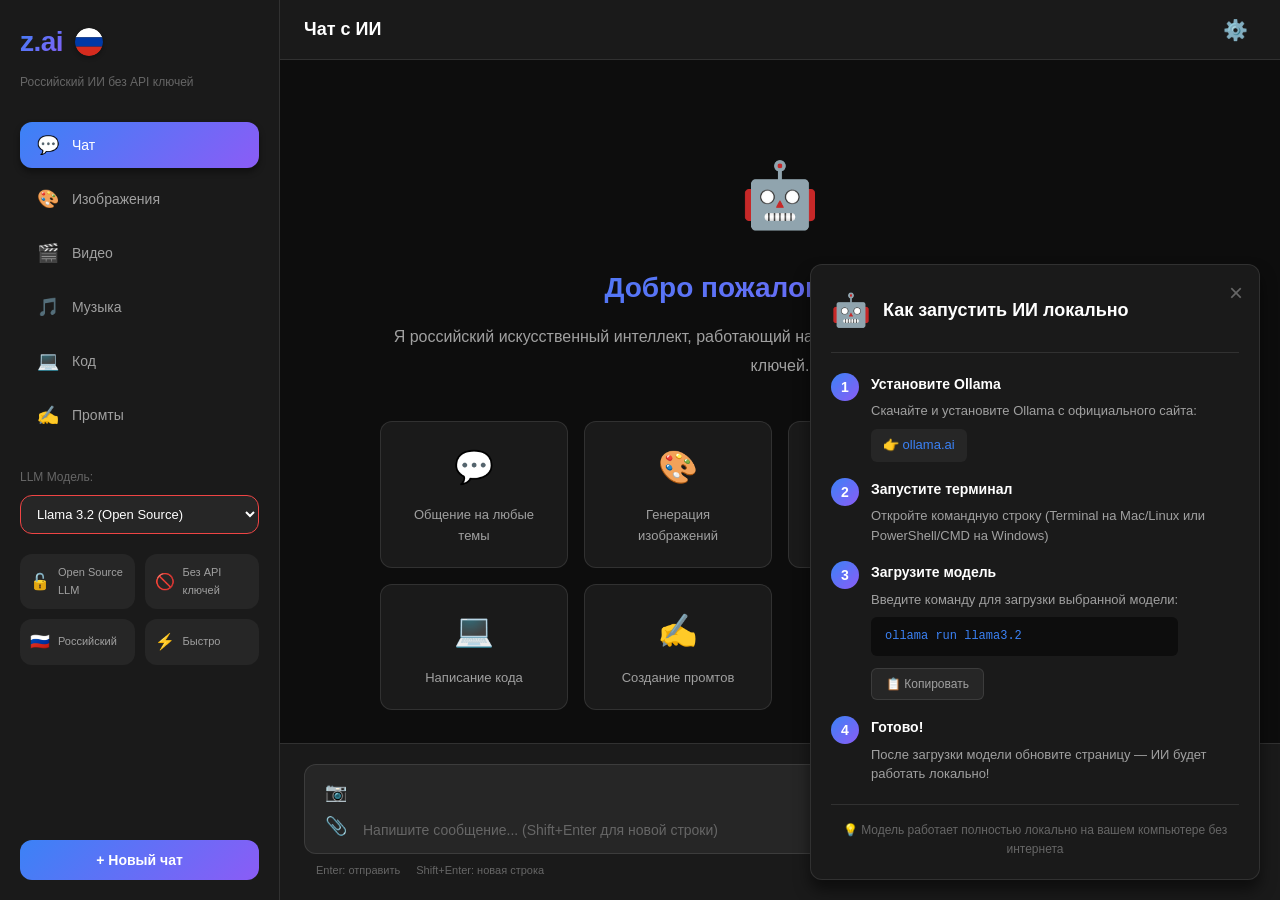
<file: index.html>
<!DOCTYPE html>
<html lang="ru">
<head>
    <meta charset="UTF-8">
    <meta name="viewport" content="width=device-width, initial-scale=1.0">
    <title>z.ai - Российский ИИ нового поколения</title>
    <link rel="stylesheet" href="css/styles.css">
    <link rel="stylesheet" href="css/arena-theme.css">
</head>
<body>
    <div id="app">
        <!-- Sidebar -->
        <aside class="sidebar">
            <div class="sidebar-header">
                <div class="logo-container">
                    <h1 class="logo">z.ai</h1>
                    <div class="flag-russia"></div>
                </div>
                <p class="tagline">Российский ИИ без API ключей</p>
            </div>

            <nav class="mode-nav">
                <button class="mode-btn active" data-mode="chat">
                    <span class="mode-icon">💬</span>
                    <span class="mode-text">Чат</span>
                </button>
                <button class="mode-btn" data-mode="image">
                    <span class="mode-icon">🎨</span>
                    <span class="mode-text">Изображения</span>
                </button>
                <button class="mode-btn" data-mode="video">
                    <span class="mode-icon">🎬</span>
                    <span class="mode-text">Видео</span>
                </button>
                <button class="mode-btn" data-mode="music">
                    <span class="mode-icon">🎵</span>
                    <span class="mode-text">Музыка</span>
                </button>
                <button class="mode-btn" data-mode="code">
                    <span class="mode-icon">💻</span>
                    <span class="mode-text">Код</span>
                </button>
                <button class="mode-btn" data-mode="prompt">
                    <span class="mode-icon">✍️</span>
                    <span class="mode-text">Промты</span>
                </button>
            </nav>

            <div class="model-selector">
                <label for="llmModel">LLM Модель:</label>
                <select id="llmModel">
                    <option value="llama">Llama 3.2 (Open Source)</option>
                    <option value="mistral">Mistral 7B (Open Source)</option>
                    <option value="qwen">Qwen 2.5 7B (Open Source)</option>
                    <option value="phi">Phi-3 Mini (Open Source)</option>
                    <option value="gemma">Gemma 2 9B (Open Source)</option>
                    <option value="yi">Yi 34B (Open Source)</option>
                    <option value="codellama">Code Llama 7B (Open Source)</option>
                    <option value="deepseek">DeepSeek Coder (Open Source)</option>
                    <option value="mixtral">Mixtral 8x7B (Open Source)</option>
                    <option value="neural">Neural Chat 7B (Open Source)</option>
                </select>
            </div>

            <div class="features-panel">
                <div class="feature-item">
                    <span class="feature-icon">🔓</span>
                    <span>Open Source LLM</span>
                </div>
                <div class="feature-item">
                    <span class="feature-icon">🚫</span>
                    <span>Без API ключей</span>
                </div>
                <div class="feature-item">
                    <span class="feature-icon">🇷🇺</span>
                    <span>Российский</span>
                </div>
                <div class="feature-item">
                    <span class="feature-icon">⚡</span>
                    <span>Быстро</span>
                </div>
            </div>

            <div class="new-chat-btn">
                <button id="newChatBtn">+ Новый чат</button>
            </div>
        </aside>

        <!-- Main Content -->
        <main class="main-content">
            <header class="chat-header">
                <div class="header-left">
                    <button class="menu-toggle" id="menuToggle">☰</button>
                    <h2 id="currentModeTitle">Чат с ИИ</h2>
                </div>
                <div class="header-right">
                    <button class="settings-btn" id="settingsBtn">⚙️</button>
                </div>
            </header>

            <div class="chat-container">
                <div class="messages-container" id="messagesContainer">
                    <div class="welcome-message">
                        <div class="welcome-icon">🤖</div>
                        <h3>Добро пожаловать в z.ai!</h3>
                        <p>Я российский искусственный интеллект, работающий на открытых LLM моделях без использования API ключей.</p>
                        <div class="capabilities">
                            <div class="capability-card">
                                <span class="cap-icon">💬</span>
                                <span>Общение на любые темы</span>
                            </div>
                            <div class="capability-card">
                                <span class="cap-icon">🎨</span>
                                <span>Генерация изображений</span>
                            </div>
                            <div class="capability-card">
                                <span class="cap-icon">🎬</span>
                                <span>Создание видео</span>
                            </div>
                            <div class="capability-card">
                                <span class="cap-icon">🎵</span>
                                <span>Композиция музыки</span>
                            </div>
                            <div class="capability-card">
                                <span class="cap-icon">💻</span>
                                <span>Написание кода</span>
                            </div>
                            <div class="capability-card">
                                <span class="cap-icon">✍️</span>
                                <span>Создание промтов</span>
                            </div>
                        </div>
                    </div>
                </div>

                <div class="input-area">
                    <div class="input-wrapper">
                        <div class="attachment-buttons">
                            <button class="attach-btn" id="attachImage" title="Прикрепить изображение">📷</button>
                            <button class="attach-btn" id="attachFile" title="Прикрепить файл">📎</button>
                        </div>
                        <textarea 
                            id="userInput" 
                            placeholder="Напишите сообщение... (Shift+Enter для новой строки)"
                            rows="1"
                        ></textarea>
                        <button class="send-btn" id="sendBtn">
                            <span class="send-icon">🚀</span>
                        </button>
                    </div>
                    <div class="input-hints">
                        <span class="hint">Enter: отправить</span>
                        <span class="hint">Shift+Enter: новая строка</span>
                    </div>
                </div>
            </div>
        </main>

        <!-- Settings Modal -->
        <div class="modal" id="settingsModal">
            <div class="modal-content">
                <div class="modal-header">
                    <h3>Настройки</h3>
                    <button class="close-btn" id="closeSettings">&times;</button>
                </div>
                <div class="modal-body">
                    <div class="setting-group">
                        <label>Тема оформления</label>
                        <select id="themeSelect">
                            <option value="dark">Тёмная</option>
                            <option value="light">Светлая</option>
                            <option value="system">Системная</option>
                        </select>
                    </div>
                    <div class="setting-group">
                        <label>Размер шрифта</label>
                        <input type="range" id="fontSizeRange" min="12" max="20" value="14">
                    </div>
                    <div class="setting-group">
                        <label>Локальная модель</label>
                        <p class="setting-desc">Для работы без интернета установите Ollama или LM Studio</p>
                        <a href="https://ollama.ai" target="_blank" class="install-link">Установить Ollama</a>
                    </div>
                      <div class="setting-group">
                        <label>ПРИ ЭТОМ У ВАС ДОЛЖНА БЫТЬ ЛОКАЛЬНАЯ ВЕРСИЯ НАШЕГО ПРИЛОЖЕНИЯ</label>
                        <p class="setting-desc">Скачать локальную версию можно здесь</p>
                        <a href="https://github.com/OinkTechLLC/z-ai" target="_blank" class="install-link">Установить Локальную версию (1)</a>
                        <a href="https://github.com/twixoffltdco/z" target="_blank" class="install-link">Установить Локальную версию (2)</a>
                    </div>
                </div>
            </div>
        </div>
    </div>

    <script src="js/app.js"></script>
</body>
</html>
</file>
<file: css/styles.css>
/* ========================================
   z.ai - Основные стили
   Российский ИИ чат в стиле arena.ai
   ======================================== */

:root {
    /* Цветовая палитра в стиле arena.ai */
    --bg-primary: #0d0d0d;
    --bg-secondary: #1a1a1a;
    --bg-tertiary: #262626;
    --bg-hover: #333333;
    
    --text-primary: #ffffff;
    --text-secondary: #a0a0a0;
    --text-muted: #666666;
    
    --accent-primary: #3b82f6;
    --accent-secondary: #8b5cf6;
    --accent-gradient: linear-gradient(135deg, #3b82f6 0%, #8b5cf6 100%);
    
    --border-color: rgba(255, 255, 255, 0.1);
    --shadow-sm: 0 1px 2px rgba(0, 0, 0, 0.3);
    --shadow-md: 0 4px 6px rgba(0, 0, 0, 0.4);
    --shadow-lg: 0 10px 15px rgba(0, 0, 0, 0.5);
    
    --sidebar-width: 280px;
    --header-height: 60px;
    --border-radius: 12px;
    --transition: all 0.2s ease;
}

/* Light theme */
[data-theme="light"] {
    --bg-primary: #ffffff;
    --bg-secondary: #f5f5f5;
    --bg-tertiary: #e5e5e5;
    --bg-hover: #d4d4d4;
    
    --text-primary: #1a1a1a;
    --text-secondary: #525252;
    --text-muted: #a3a3a3;
    
    --border-color: rgba(0, 0, 0, 0.1);
}

* {
    margin: 0;
    padding: 0;
    box-sizing: border-box;
}

body {
    font-family: -apple-system, BlinkMacSystemFont, 'Segoe UI', 'Roboto', 'Oxygen', 'Ubuntu', 'Cantarell', sans-serif;
    background: var(--bg-primary);
    color: var(--text-primary);
    line-height: 1.6;
    overflow: hidden;
    font-size: 14px;
}

#app {
    display: flex;
    height: 100vh;
    width: 100vw;
}

/* ========================================
   Sidebar
   ======================================== */
.sidebar {
    width: var(--sidebar-width);
    background: var(--bg-secondary);
    border-right: 1px solid var(--border-color);
    display: flex;
    flex-direction: column;
    padding: 20px;
    transition: var(--transition);
}

.sidebar-header {
    margin-bottom: 30px;
}

.logo-container {
    display: flex;
    align-items: center;
    gap: 12px;
    margin-bottom: 8px;
}

.logo {
    font-size: 28px;
    font-weight: 700;
    background: var(--accent-gradient);
    -webkit-background-clip: text;
    -webkit-text-fill-color: transparent;
    background-clip: text;
    letter-spacing: -0.5px;
}

.tagline {
    font-size: 12px;
    color: var(--text-muted);
}

/* ========================================
   Russian Flag SVG (圆形)
   ======================================== */
.flag-russia {
    width: 28px;
    height: 28px;
    border-radius: 50%;
    overflow: hidden;
    box-shadow: 0 2px 4px rgba(0, 0, 0, 0.3);
    flex-shrink: 0;
}

.flag-russia svg {
    width: 100%;
    height: 100%;
}

/* ========================================
   Mode Navigation
   ======================================== */
.mode-nav {
    display: flex;
    flex-direction: column;
    gap: 8px;
    margin-bottom: 30px;
}

.mode-btn {
    display: flex;
    align-items: center;
    gap: 12px;
    padding: 12px 16px;
    background: transparent;
    border: none;
    border-radius: var(--border-radius);
    color: var(--text-secondary);
    cursor: pointer;
    transition: var(--transition);
    font-size: 14px;
    font-weight: 500;
    text-align: left;
}

.mode-btn:hover {
    background: var(--bg-hover);
    color: var(--text-primary);
}

.mode-btn.active {
    background: var(--accent-gradient);
    color: white;
    box-shadow: var(--shadow-md);
}

.mode-icon {
    font-size: 18px;
    width: 24px;
    text-align: center;
}

/* ========================================
   Model Selector
   ======================================== */
.model-selector {
    margin-bottom: 20px;
}

.model-selector label {
    display: block;
    font-size: 12px;
    color: var(--text-muted);
    margin-bottom: 8px;
    font-weight: 500;
}

.model-selector select {
    width: 100%;
    padding: 10px 12px;
    background: var(--bg-tertiary);
    border: 1px solid var(--border-color);
    border-radius: var(--border-radius);
    color: var(--text-primary);
    font-size: 13px;
    cursor: pointer;
    transition: var(--transition);
}

.model-selector select:hover {
    border-color: var(--accent-primary);
}

.model-selector select:focus {
    outline: none;
    border-color: var(--accent-primary);
    box-shadow: 0 0 0 3px rgba(59, 130, 246, 0.2);
}

/* ========================================
   Features Panel
   ======================================== */
.features-panel {
    display: grid;
    grid-template-columns: 1fr 1fr;
    gap: 10px;
    margin-bottom: auto;
}

.feature-item {
    display: flex;
    align-items: center;
    gap: 8px;
    padding: 10px;
    background: var(--bg-tertiary);
    border-radius: var(--border-radius);
    font-size: 11px;
    color: var(--text-secondary);
}

.feature-icon {
    font-size: 16px;
}

/* ========================================
   New Chat Button
   ======================================== */
.new-chat-btn button {
    width: 100%;
    padding: 12px;
    background: var(--accent-gradient);
    border: none;
    border-radius: var(--border-radius);
    color: white;
    font-weight: 600;
    cursor: pointer;
    transition: var(--transition);
    font-size: 14px;
}

.new-chat-btn button:hover {
    transform: translateY(-2px);
    box-shadow: var(--shadow-lg);
}

/* ========================================
   Main Content
   ======================================== */
.main-content {
    flex: 1;
    display: flex;
    flex-direction: column;
    overflow: hidden;
}

/* ========================================
   Chat Header
   ======================================== */
.chat-header {
    height: var(--header-height);
    display: flex;
    align-items: center;
    justify-content: space-between;
    padding: 0 24px;
    border-bottom: 1px solid var(--border-color);
    background: var(--bg-secondary);
}

.header-left {
    display: flex;
    align-items: center;
    gap: 16px;
}

.menu-toggle {
    display: none;
    background: transparent;
    border: none;
    color: var(--text-primary);
    font-size: 24px;
    cursor: pointer;
}

#currentModeTitle {
    font-size: 18px;
    font-weight: 600;
}

.header-right {
    display: flex;
    gap: 12px;
}

.settings-btn {
    background: transparent;
    border: none;
    color: var(--text-secondary);
    font-size: 20px;
    cursor: pointer;
    padding: 8px;
    border-radius: var(--border-radius);
    transition: var(--transition);
}

.settings-btn:hover {
    background: var(--bg-hover);
    color: var(--text-primary);
}

/* ========================================
   Chat Container
   ======================================== */
.chat-container {
    flex: 1;
    display: flex;
    flex-direction: column;
    overflow: hidden;
}

.messages-container {
    flex: 1;
    overflow-y: auto;
    padding: 24px;
    scroll-behavior: smooth;
}

.messages-container::-webkit-scrollbar {
    width: 8px;
}

.messages-container::-webkit-scrollbar-track {
    background: var(--bg-secondary);
}

.messages-container::-webkit-scrollbar-thumb {
    background: var(--bg-tertiary);
    border-radius: 4px;
}

.messages-container::-webkit-scrollbar-thumb:hover {
    background: var(--bg-hover);
}

/* ========================================
   Welcome Message
   ======================================== */
.welcome-message {
    max-width: 800px;
    margin: 60px auto;
    text-align: center;
}

.welcome-icon {
    font-size: 64px;
    margin-bottom: 20px;
}

.welcome-message h3 {
    font-size: 28px;
    font-weight: 700;
    margin-bottom: 12px;
    background: var(--accent-gradient);
    -webkit-background-clip: text;
    -webkit-text-fill-color: transparent;
    background-clip: text;
}

.welcome-message p {
    color: var(--text-secondary);
    font-size: 16px;
    margin-bottom: 40px;
    line-height: 1.8;
}

.capabilities {
    display: grid;
    grid-template-columns: repeat(auto-fit, minmax(150px, 1fr));
    gap: 16px;
}

.capability-card {
    display: flex;
    flex-direction: column;
    align-items: center;
    gap: 12px;
    padding: 20px;
    background: var(--bg-secondary);
    border: 1px solid var(--border-color);
    border-radius: var(--border-radius);
    transition: var(--transition);
}

.capability-card:hover {
    background: var(--bg-tertiary);
    border-color: var(--accent-primary);
    transform: translateY(-4px);
}

.cap-icon {
    font-size: 32px;
}

.capability-card span:last-child {
    font-size: 13px;
    color: var(--text-secondary);
    text-align: center;
}

/* ========================================
   Messages
   ======================================== */
.message {
    display: flex;
    gap: 16px;
    margin-bottom: 24px;
    animation: fadeIn 0.3s ease;
}

@keyframes fadeIn {
    from {
        opacity: 0;
        transform: translateY(10px);
    }
    to {
        opacity: 1;
        transform: translateY(0);
    }
}

.message-avatar {
    width: 36px;
    height: 36px;
    border-radius: 50%;
    display: flex;
    align-items: center;
    justify-content: center;
    font-size: 18px;
    flex-shrink: 0;
}

.user-message .message-avatar {
    background: var(--accent-gradient);
}

.ai-message .message-avatar {
    background: var(--bg-tertiary);
    border: 1px solid var(--border-color);
}

.message-content {
    flex: 1;
    max-width: 800px;
}

.message-header {
    display: flex;
    align-items: center;
    gap: 12px;
    margin-bottom: 8px;
}

.message-author {
    font-weight: 600;
    font-size: 14px;
}

.message-time {
    font-size: 12px;
    color: var(--text-muted);
}

.message-body {
    background: var(--bg-secondary);
    padding: 16px 20px;
    border-radius: var(--border-radius);
    line-height: 1.7;
    font-size: 14px;
}

.user-message .message-body {
    background: var(--bg-tertiary);
}

.ai-message .message-body {
    border: 1px solid var(--border-color);
}

.message-body p {
    margin-bottom: 12px;
}

.message-body p:last-child {
    margin-bottom: 0;
}

.message-body code {
    background: var(--bg-primary);
    padding: 2px 6px;
    border-radius: 4px;
    font-family: 'Courier New', monospace;
    font-size: 13px;
}

.message-body pre {
    background: var(--bg-primary);
    padding: 16px;
    border-radius: var(--border-radius);
    overflow-x: auto;
    margin: 12px 0;
}

.message-body pre code {
    background: transparent;
    padding: 0;
}

/* Generated Media */
.generated-media {
    margin-top: 16px;
    border-radius: var(--border-radius);
    overflow: hidden;
    border: 1px solid var(--border-color);
}

.generated-media img,
.generated-media video {
    width: 100%;
    display: block;
}

.media-placeholder {
    background: var(--accent-gradient);
    padding: 40px;
    text-align: center;
    color: white;
}

.media-placeholder .icon {
    font-size: 48px;
    margin-bottom: 12px;
}

/* ========================================
   Input Area
   ======================================== */
.input-area {
    padding: 20px 24px;
    border-top: 1px solid var(--border-color);
    background: var(--bg-secondary);
}

.input-wrapper {
    display: flex;
    align-items: flex-end;
    gap: 12px;
    background: var(--bg-tertiary);
    border: 1px solid var(--border-color);
    border-radius: var(--border-radius);
    padding: 12px 16px;
    transition: var(--transition);
}

.input-wrapper:focus-within {
    border-color: var(--accent-primary);
    box-shadow: 0 0 0 3px rgba(59, 130, 246, 0.15);
}

.attachment-buttons {
    display: flex;
    flex-direction: column;
    gap: 4px;
}

.attach-btn {
    background: transparent;
    border: none;
    color: var(--text-muted);
    font-size: 18px;
    cursor: pointer;
    padding: 4px;
    border-radius: 4px;
    transition: var(--transition);
}

.attach-btn:hover {
    color: var(--text-primary);
    background: var(--bg-hover);
}

#userInput {
    flex: 1;
    background: transparent;
    border: none;
    color: var(--text-primary);
    font-size: 14px;
    resize: none;
    max-height: 200px;
    line-height: 1.5;
    font-family: inherit;
}

#userInput::placeholder {
    color: var(--text-muted);
}

#userInput:focus {
    outline: none;
}

.send-btn {
    background: var(--accent-gradient);
    border: none;
    border-radius: var(--border-radius);
    width: 40px;
    height: 40px;
    display: flex;
    align-items: center;
    justify-content: center;
    cursor: pointer;
    transition: var(--transition);
}

.send-btn:hover {
    transform: scale(1.05);
    box-shadow: var(--shadow-md);
}

.send-btn:active {
    transform: scale(0.95);
}

.send-icon {
    font-size: 18px;
}

.input-hints {
    display: flex;
    gap: 16px;
    margin-top: 8px;
    padding-left: 12px;
}

.hint {
    font-size: 11px;
    color: var(--text-muted);
}

/* ========================================
   Loading Animation
   ======================================== */
.typing-indicator {
    display: flex;
    gap: 4px;
    padding: 12px 0;
}

.typing-dot {
    width: 8px;
    height: 8px;
    background: var(--text-muted);
    border-radius: 50%;
    animation: typing 1.4s infinite;
}

.typing-dot:nth-child(2) {
    animation-delay: 0.2s;
}

.typing-dot:nth-child(3) {
    animation-delay: 0.4s;
}

@keyframes typing {
    0%, 60%, 100% {
        transform: translateY(0);
        opacity: 0.4;
    }
    30% {
        transform: translateY(-10px);
        opacity: 1;
    }
}

/* ========================================
   Modal
   ======================================== */
.modal {
    display: none;
    position: fixed;
    top: 0;
    left: 0;
    width: 100%;
    height: 100%;
    background: rgba(0, 0, 0, 0.7);
    backdrop-filter: blur(4px);
    z-index: 1000;
    align-items: center;
    justify-content: center;
}

.modal.active {
    display: flex;
}

.modal-content {
    background: var(--bg-secondary);
    border-radius: var(--border-radius);
    width: 90%;
    max-width: 500px;
    max-height: 80vh;
    overflow-y: auto;
    box-shadow: var(--shadow-lg);
}

.modal-header {
    display: flex;
    justify-content: space-between;
    align-items: center;
    padding: 20px 24px;
    border-bottom: 1px solid var(--border-color);
}

.modal-header h3 {
    font-size: 18px;
    font-weight: 600;
}

.close-btn {
    background: transparent;
    border: none;
    color: var(--text-secondary);
    font-size: 28px;
    cursor: pointer;
    padding: 0;
    width: 32px;
    height: 32px;
    display: flex;
    align-items: center;
    justify-content: center;
    border-radius: var(--border-radius);
    transition: var(--transition);
}

.close-btn:hover {
    background: var(--bg-hover);
    color: var(--text-primary);
}

.modal-body {
    padding: 24px;
}

.setting-group {
    margin-bottom: 24px;
}

.setting-group:last-child {
    margin-bottom: 0;
}

.setting-group label {
    display: block;
    font-weight: 600;
    margin-bottom: 8px;
}

.setting-group select,
.setting-group input[type="range"] {
    width: 100%;
}

.setting-group select {
    padding: 10px 12px;
    background: var(--bg-tertiary);
    border: 1px solid var(--border-color);
    border-radius: var(--border-radius);
    color: var(--text-primary);
}

.setting-desc {
    font-size: 13px;
    color: var(--text-muted);
    margin-bottom: 12px;
}

.install-link {
    display: inline-block;
    color: var(--accent-primary);
    text-decoration: none;
    font-weight: 500;
    transition: var(--transition);
}

.install-link:hover {
    color: var(--accent-secondary);
    text-decoration: underline;
}

/* ========================================
   Responsive Design
   ======================================== */
@media (max-width: 768px) {
    .sidebar {
        position: fixed;
        left: -100%;
        top: 0;
        height: 100vh;
        z-index: 100;
        box-shadow: var(--shadow-lg);
    }

    .sidebar.open {
        left: 0;
    }

    .menu-toggle {
        display: block;
    }

    .capabilities {
        grid-template-columns: repeat(2, 1fr);
    }

    .welcome-message {
        margin: 30px auto;
    }

    .welcome-message h3 {
        font-size: 22px;
    }
}

@media (max-width: 480px) {
    .capabilities {
        grid-template-columns: 1fr;
    }

    .features-panel {
        grid-template-columns: 1fr;
    }
}

/* ========================================
   Tutorial Banner Styles
   ======================================== */
.tutorial-banner {
    position: fixed;
    bottom: 20px;
    right: 20px;
    max-width: 450px;
    width: calc(100vw - 40px);
    background: var(--bg-secondary);
    border: 1px solid var(--border-color);
    border-radius: var(--border-radius);
    box-shadow: var(--shadow-lg);
    z-index: 1000;
    animation: bannerSlideIn 0.4s ease;
}

@keyframes bannerSlideIn {
    from {
        opacity: 0;
        transform: translateY(20px);
    }
    to {
        opacity: 1;
        transform: translateY(0);
    }
}

.tutorial-banner-content {
    padding: 20px;
}

.tutorial-close-btn {
    position: absolute;
    top: 12px;
    right: 12px;
    background: transparent;
    border: none;
    color: var(--text-muted);
    font-size: 24px;
    cursor: pointer;
    padding: 4px;
    line-height: 1;
    border-radius: 4px;
    transition: var(--transition);
}

.tutorial-close-btn:hover {
    color: var(--text-primary);
    background: var(--bg-hover);
}

.tutorial-header {
    display: flex;
    align-items: center;
    gap: 12px;
    margin-bottom: 20px;
    padding-bottom: 16px;
    border-bottom: 1px solid var(--border-color);
}

.tutorial-icon {
    font-size: 32px;
}

.tutorial-header h3 {
    font-size: 18px;
    font-weight: 600;
    color: var(--text-primary);
}

.tutorial-steps {
    display: flex;
    flex-direction: column;
    gap: 16px;
}

.tutorial-step {
    display: flex;
    gap: 12px;
    align-items: flex-start;
}

.step-number {
    width: 28px;
    height: 28px;
    min-width: 28px;
    background: var(--accent-gradient);
    border-radius: 50%;
    display: flex;
    align-items: center;
    justify-content: center;
    font-weight: 700;
    font-size: 14px;
    color: white;
}

.step-content h4 {
    font-size: 14px;
    font-weight: 600;
    color: var(--text-primary);
    margin-bottom: 6px;
}

.step-content p {
    font-size: 13px;
    color: var(--text-secondary);
    line-height: 1.5;
    margin-bottom: 8px;
}

.step-content p:last-child {
    margin-bottom: 0;
}

.tutorial-link {
    display: inline-block;
    color: var(--accent-primary);
    text-decoration: none;
    font-weight: 500;
    font-size: 13px;
    padding: 6px 12px;
    background: var(--bg-tertiary);
    border-radius: 6px;
    transition: var(--transition);
}

.tutorial-link:hover {
    background: var(--bg-hover);
    color: var(--accent-secondary);
}

.step-content code {
    display: block;
    background: var(--bg-primary);
    padding: 10px 14px;
    border-radius: 6px;
    font-family: 'Courier New', monospace;
    font-size: 12px;
    color: var(--accent-primary);
    margin: 8px 0;
    word-break: break-all;
}

.copy-command-btn {
    display: inline-flex;
    align-items: center;
    gap: 6px;
    padding: 8px 14px;
    background: var(--bg-tertiary);
    border: 1px solid var(--border-color);
    border-radius: 6px;
    color: var(--text-secondary);
    font-size: 12px;
    cursor: pointer;
    transition: var(--transition);
    margin-top: 4px;
}

.copy-command-btn:hover {
    background: var(--bg-hover);
    color: var(--text-primary);
    border-color: var(--accent-primary);
}

.tutorial-footer {
    margin-top: 20px;
    padding-top: 16px;
    border-top: 1px solid var(--border-color);
}

.tutorial-footer p {
    font-size: 12px;
    color: var(--text-muted);
    text-align: center;
}

@media (max-width: 768px) {
    .tutorial-banner {
        bottom: 10px;
        right: 10px;
        left: 10px;
        max-width: none;
        width: auto;
    }
}
</file>
<file: css/arena-theme.css>
/* ========================================
   z.ai - Arena.ai Theme Enhancements
   Дополнительные стили в стиле arena.ai
   ======================================== */

/* Glow effects */
.glow-effect {
    position: relative;
}

.glow-effect::before {
    content: '';
    position: absolute;
    top: -2px;
    left: -2px;
    right: -2px;
    bottom: -2px;
    background: var(--accent-gradient);
    border-radius: var(--border-radius);
    z-index: -1;
    opacity: 0;
    transition: opacity 0.3s ease;
}

.glow-effect:hover::before {
    opacity: 0.5;
}

/* Message animations */
.message-enter {
    animation: messageEnter 0.4s cubic-bezier(0.16, 1, 0.3, 1);
}

@keyframes messageEnter {
    from {
        opacity: 0;
        transform: scale(0.95) translateY(10px);
    }
    to {
        opacity: 1;
        transform: scale(1) translateY(0);
    }
}

/* Code block styling like arena */
.code-block {
    position: relative;
    margin: 16px 0;
}

.code-block-header {
    display: flex;
    justify-content: space-between;
    align-items: center;
    padding: 8px 16px;
    background: var(--bg-tertiary);
    border: 1px solid var(--border-color);
    border-bottom: none;
    border-radius: var(--border-radius) var(--border-radius) 0 0;
    font-size: 12px;
    color: var(--text-secondary);
}

.copy-code-btn {
    background: transparent;
    border: 1px solid var(--border-color);
    color: var(--text-secondary);
    padding: 4px 12px;
    border-radius: 6px;
    font-size: 11px;
    cursor: pointer;
    transition: var(--transition);
}

.copy-code-btn:hover {
    background: var(--bg-hover);
    color: var(--text-primary);
    border-color: var(--text-muted);
}

.code-block pre {
    margin: 0;
    border-radius: 0 0 var(--border-radius) var(--border-radius);
}

/* Streaming text effect */
.streaming-text {
    display: inline;
}

.streaming-cursor {
    display: inline-block;
    width: 2px;
    height: 18px;
    background: var(--accent-primary);
    margin-left: 2px;
    animation: cursorBlink 1s infinite;
    vertical-align: middle;
}

@keyframes cursorBlink {
    0%, 50% {
        opacity: 1;
    }
    51%, 100% {
        opacity: 0;
    }
}

/* Button ripple effect */
.ripple {
    position: relative;
    overflow: hidden;
}

.ripple::after {
    content: '';
    position: absolute;
    top: 50%;
    left: 50%;
    width: 0;
    height: 0;
    background: rgba(255, 255, 255, 0.3);
    border-radius: 50%;
    transform: translate(-50%, -50%);
    transition: width 0.6s, height 0.6s;
}

.ripple:active::after {
    width: 300px;
    height: 300px;
}

/* Image generation preview */
.image-generation-preview {
    position: relative;
    aspect-ratio: 1;
    background: var(--bg-tertiary);
    border-radius: var(--border-radius);
    overflow: hidden;
    display: flex;
    align-items: center;
    justify-content: center;
}

.image-generation-preview .loading-overlay {
    position: absolute;
    top: 0;
    left: 0;
    right: 0;
    bottom: 0;
    background: rgba(0, 0, 0, 0.7);
    display: flex;
    flex-direction: column;
    align-items: center;
    justify-content: center;
    gap: 16px;
}

.progress-ring {
    width: 60px;
    height: 60px;
}

.progress-ring circle {
    fill: none;
    stroke-width: 4;
}

.progress-ring .bg {
    stroke: var(--bg-tertiary);
}

.progress-ring .progress {
    stroke: url(#gradient);
    stroke-linecap: round;
    transform: rotate(-90deg);
    transform-origin: 50% 50%;
    transition: stroke-dashoffset 0.3s ease;
}

/* Video player custom styling */
.video-player {
    position: relative;
    border-radius: var(--border-radius);
    overflow: hidden;
    background: #000;
}

.video-player video {
    width: 100%;
    height: auto;
    display: block;
}

.video-controls {
    position: absolute;
    bottom: 0;
    left: 0;
    right: 0;
    padding: 16px;
    background: linear-gradient(transparent, rgba(0, 0, 0, 0.8));
    display: flex;
    gap: 12px;
    align-items: center;
}

.video-progress {
    flex: 1;
    height: 4px;
    background: rgba(255, 255, 255, 0.3);
    border-radius: 2px;
    cursor: pointer;
    position: relative;
}

.video-progress-bar {
    height: 100%;
    background: var(--accent-gradient);
    border-radius: 2px;
    width: 0%;
    transition: width 0.1s ease;
}

.video-btn {
    background: transparent;
    border: none;
    color: white;
    font-size: 18px;
    cursor: pointer;
    padding: 4px;
    opacity: 0.8;
    transition: opacity 0.2s;
}

.video-btn:hover {
    opacity: 1;
}

/* Audio player styling */
.audio-player {
    background: var(--bg-tertiary);
    border-radius: var(--border-radius);
    padding: 16px;
    display: flex;
    align-items: center;
    gap: 16px;
}

.audio-play-btn {
    width: 48px;
    height: 48px;
    border-radius: 50%;
    background: var(--accent-gradient);
    border: none;
    color: white;
    font-size: 20px;
    cursor: pointer;
    display: flex;
    align-items: center;
    justify-content: center;
    transition: var(--transition);
}

.audio-play-btn:hover {
    transform: scale(1.05);
}

.audio-waveform {
    flex: 1;
    height: 40px;
    display: flex;
    align-items: center;
    gap: 2px;
}

.waveform-bar {
    flex: 1;
    background: var(--accent-gradient);
    border-radius: 2px;
    animation: waveform 1s ease-in-out infinite;
}

@keyframes waveform {
    0%, 100% {
        height: 20%;
    }
    50% {
        height: 100%;
    }
}

.waveform-bar:nth-child(odd) {
    animation-delay: 0.2s;
}

.waveform-bar:nth-child(2n) {
    animation-delay: 0.4s;
}

.waveform-bar:nth-child(3n) {
    animation-delay: 0.6s;
}

/* Markdown styles */
.markdown-body {
    line-height: 1.7;
}

.markdown-body h1,
.markdown-body h2,
.markdown-body h3,
.markdown-body h4,
.markdown-body h5,
.markdown-body h6 {
    margin-top: 24px;
    margin-bottom: 16px;
    font-weight: 600;
}

.markdown-body h1 {
    font-size: 24px;
    padding-bottom: 8px;
    border-bottom: 1px solid var(--border-color);
}

.markdown-body h2 {
    font-size: 20px;
    padding-bottom: 6px;
    border-bottom: 1px solid var(--border-color);
}

.markdown-body h3 {
    font-size: 18px;
}

.markdown-body ul,
.markdown-body ol {
    padding-left: 24px;
    margin: 12px 0;
}

.markdown-body li {
    margin: 4px 0;
}

.markdown-body blockquote {
    border-left: 4px solid var(--accent-primary);
    padding-left: 16px;
    margin: 16px 0;
    color: var(--text-secondary);
}

.markdown-body table {
    width: 100%;
    border-collapse: collapse;
    margin: 16px 0;
}

.markdown-body th,
.markdown-body td {
    padding: 8px 12px;
    border: 1px solid var(--border-color);
    text-align: left;
}

.markdown-body th {
    background: var(--bg-tertiary);
    font-weight: 600;
}

.markdown-body tr:nth-child(even) {
    background: var(--bg-tertiary);
}

/* Toast notifications */
.toast-container {
    position: fixed;
    bottom: 24px;
    right: 24px;
    z-index: 2000;
    display: flex;
    flex-direction: column;
    gap: 12px;
}

.toast {
    background: var(--bg-secondary);
    border: 1px solid var(--border-color);
    border-radius: var(--border-radius);
    padding: 12px 20px;
    box-shadow: var(--shadow-lg);
    display: flex;
    align-items: center;
    gap: 12px;
    animation: toastEnter 0.3s ease;
    min-width: 300px;
}

@keyframes toastEnter {
    from {
        opacity: 0;
        transform: translateX(100%);
    }
    to {
        opacity: 1;
        transform: translateX(0);
    }
}

.toast-icon {
    font-size: 20px;
}

.toast-message {
    flex: 1;
    font-size: 13px;
}

.toast-close {
    background: transparent;
    border: none;
    color: var(--text-muted);
    cursor: pointer;
    padding: 4px;
    font-size: 18px;
}

/* Chat history item */
.chat-history-item {
    padding: 12px 16px;
    border-radius: var(--border-radius);
    cursor: pointer;
    transition: var(--transition);
    margin-bottom: 4px;
}

.chat-history-item:hover {
    background: var(--bg-hover);
}

.chat-history-item.active {
    background: var(--bg-tertiary);
}

.chat-history-title {
    font-size: 13px;
    font-weight: 500;
    margin-bottom: 4px;
    white-space: nowrap;
    overflow: hidden;
    text-overflow: ellipsis;
}

.chat-history-meta {
    font-size: 11px;
    color: var(--text-muted);
}

/* Model info badge */
.model-badge {
    display: inline-flex;
    align-items: center;
    gap: 6px;
    padding: 4px 10px;
    background: var(--bg-tertiary);
    border-radius: 12px;
    font-size: 11px;
    color: var(--text-secondary);
    border: 1px solid var(--border-color);
}

.model-status {
    width: 6px;
    height: 6px;
    border-radius: 50%;
    background: #10b981;
}

.model-status.offline {
    background: #ef4444;
}

/* Skeleton loading */
.skeleton {
    background: linear-gradient(
        90deg,
        var(--bg-secondary) 25%,
        var(--bg-tertiary) 50%,
        var(--bg-secondary) 75%
    );
    background-size: 200% 100%;
    animation: skeleton-loading 1.5s infinite;
    border-radius: 4px;
}

@keyframes skeleton-loading {
    0% {
        background-position: 200% 0;
    }
    100% {
        background-position: -200% 0;
    }
}

.skeleton-text {
    height: 16px;
    margin: 8px 0;
}

.skeleton-title {
    height: 24px;
    width: 60%;
    margin-bottom: 16px;
}

/* Scrollbar enhancements */
::-webkit-scrollbar {
    width: 10px;
    height: 10px;
}

::-webkit-scrollbar-track {
    background: var(--bg-primary);
}

::-webkit-scrollbar-thumb {
    background: var(--bg-tertiary);
    border-radius: 5px;
    border: 2px solid var(--bg-primary);
}

::-webkit-scrollbar-thumb:hover {
    background: var(--bg-hover);
}

/* Selection color */
::selection {
    background: var(--accent-primary);
    color: white;
}

::-moz-selection {
    background: var(--accent-primary);
    color: white;
}

/* Focus visible */
:focus-visible {
    outline: 2px solid var(--accent-primary);
    outline-offset: 2px;
}

/* Print styles */
@media print {
    .sidebar,
    .input-area,
    .chat-header {
        display: none;
    }

    .messages-container {
        overflow: visible;
    }

    .message {
        break-inside: avoid;
    }
}
</file>
